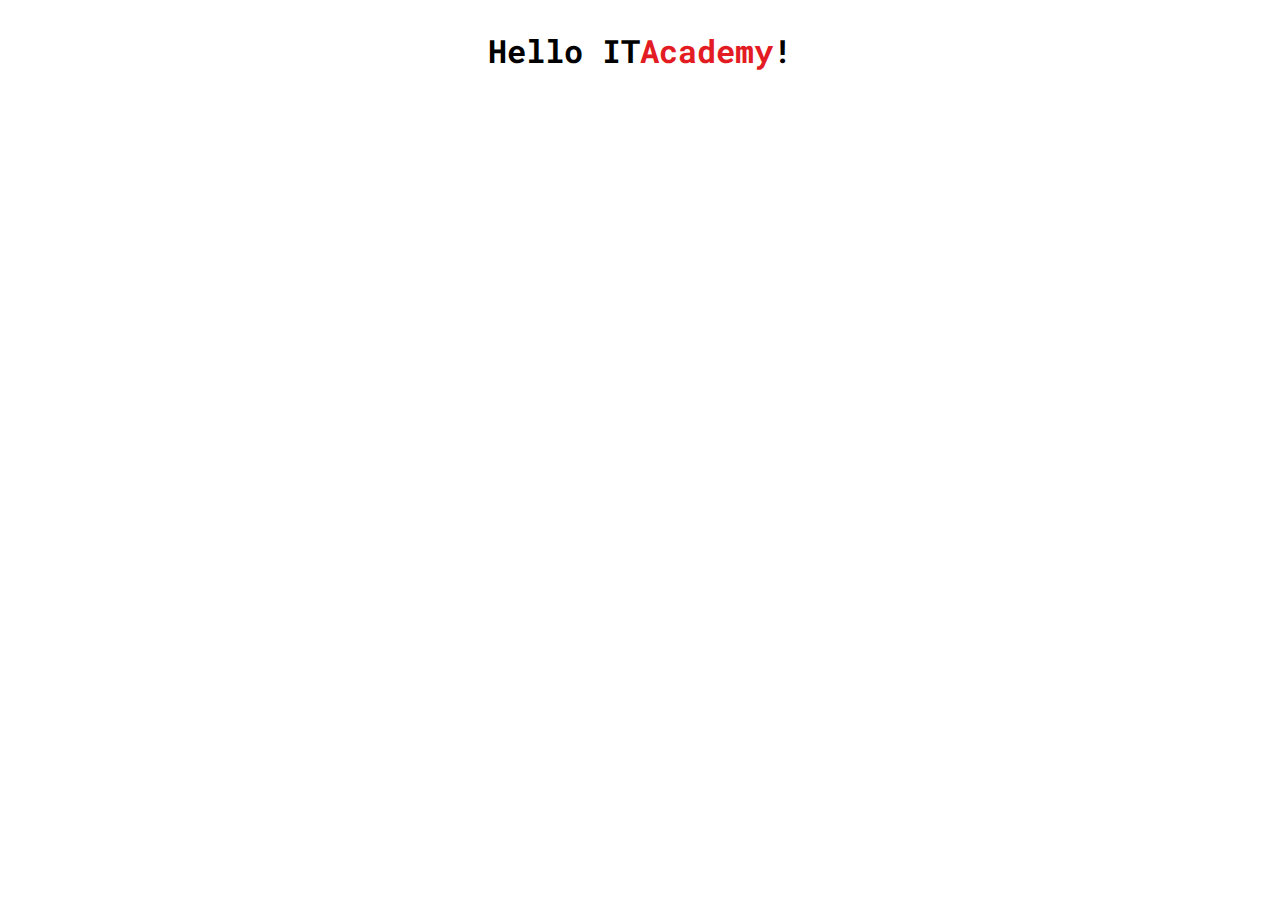
<file: index.html>
<!DOCTYPE html>
<html>
    <head>
        <title>Hello ITAcademy!</title>
        <link href="https://fonts.googleapis.com/css?family=Roboto+Mono&display=swap" rel="stylesheet">
    </head>
    <style> 
    h1 {
        font-family: 'Roboto Mono', monospace;
        position: relative;
    }
    span {
        color: #e31b23
    }
    div {
        display: flex;
        justify-content: center;
        align-items: center;
        width: 100%;
    }
    h1:hover::after{
        content: 'How are you?';
        position: absolute;
        top:100%;
        left:0;
    }
    </style>
    <body>
        <div>
            <h1>Hello IT<span>Academy</span>!</h1>
        </div>
    </body>
</html>
</file>
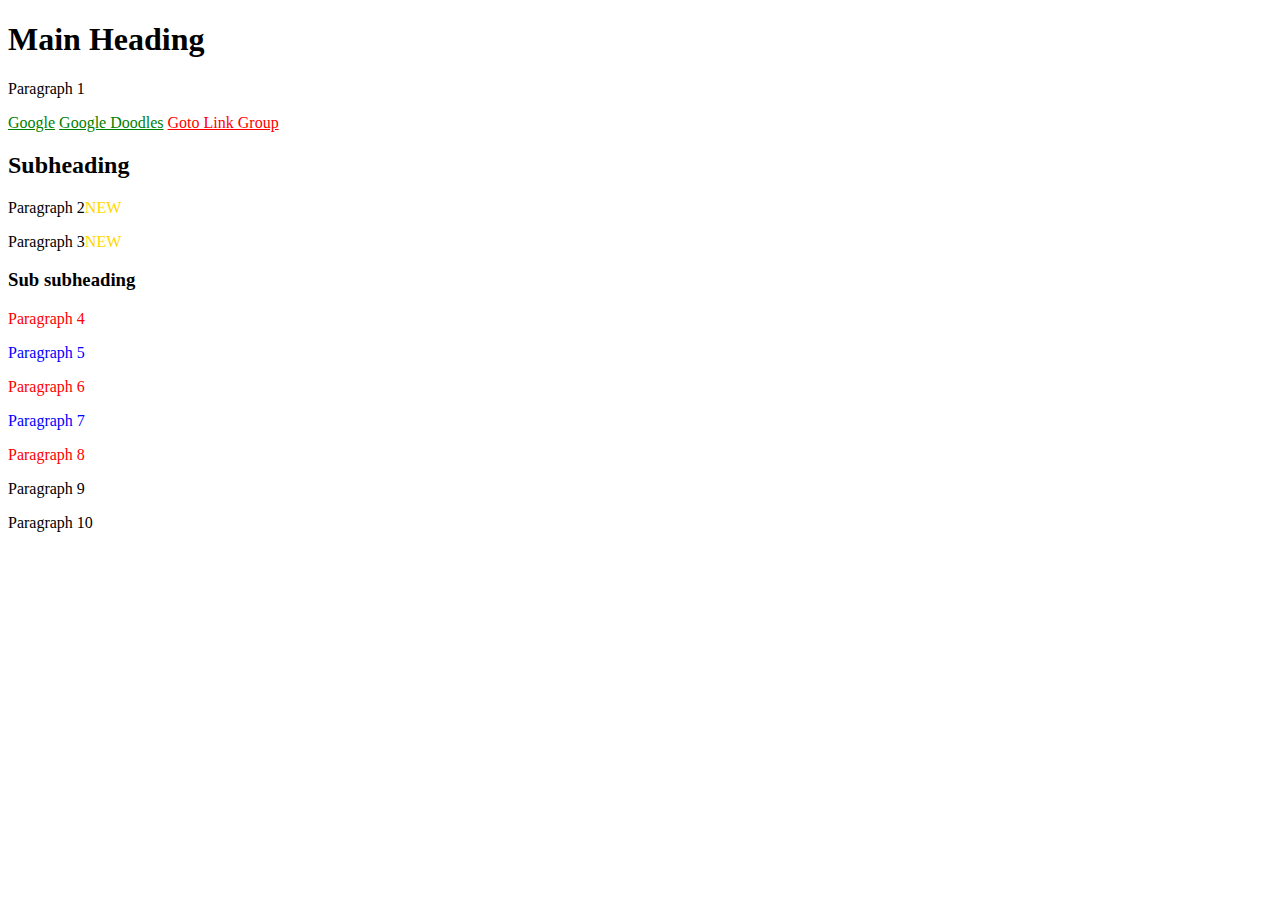
<file: Adv CSS/index.html>
<!DOCTYPE html>
<html lang="en">

<head>
    <meta charset="UTF-8">
    <title>Advanced CSS - Assignment 1</title>
    <style>
        a[href*="google"] {
            color: green
        }
        a[href*="link"] {
            color: red
        }

        #second-div p:nth-child(odd) {
            color: blue
        }
        #second-div p:nth-child(even) {
            color: red
        }

        #first-div > p::after {
            content: "NEW";
            color: gold
        }

        body > p:last-child:hover {
            font-style: italic;
        }


    </style>
</head>

<body>
    <h1>Main Heading</h1>
    <p>Paragraph 1</p>
    <a href="https://www.google.com/">Google</a>
    <a href="https://www.google.com/doodles">Google Doodles</a>
    <a href="https://www.link-group.eu/" target="_blank">Goto Link Group</a>
    <div id="first-div">
        <h2>Subheading</h2>
        <p>Paragraph 2</p>
        <p>Paragraph 3</p>
        <div id="second-div">
            <h3>Sub subheading</h3>
            <p>Paragraph 4</p>
            <p>Paragraph 5</p>
            <p>Paragraph 6</p>
            <p>Paragraph 7</p>
            <p>Paragraph 8</p>
        </div>
    </div>
    <p>Paragraph 9</p>
    <p>Paragraph 10</p>
</body>

</html>
</file>
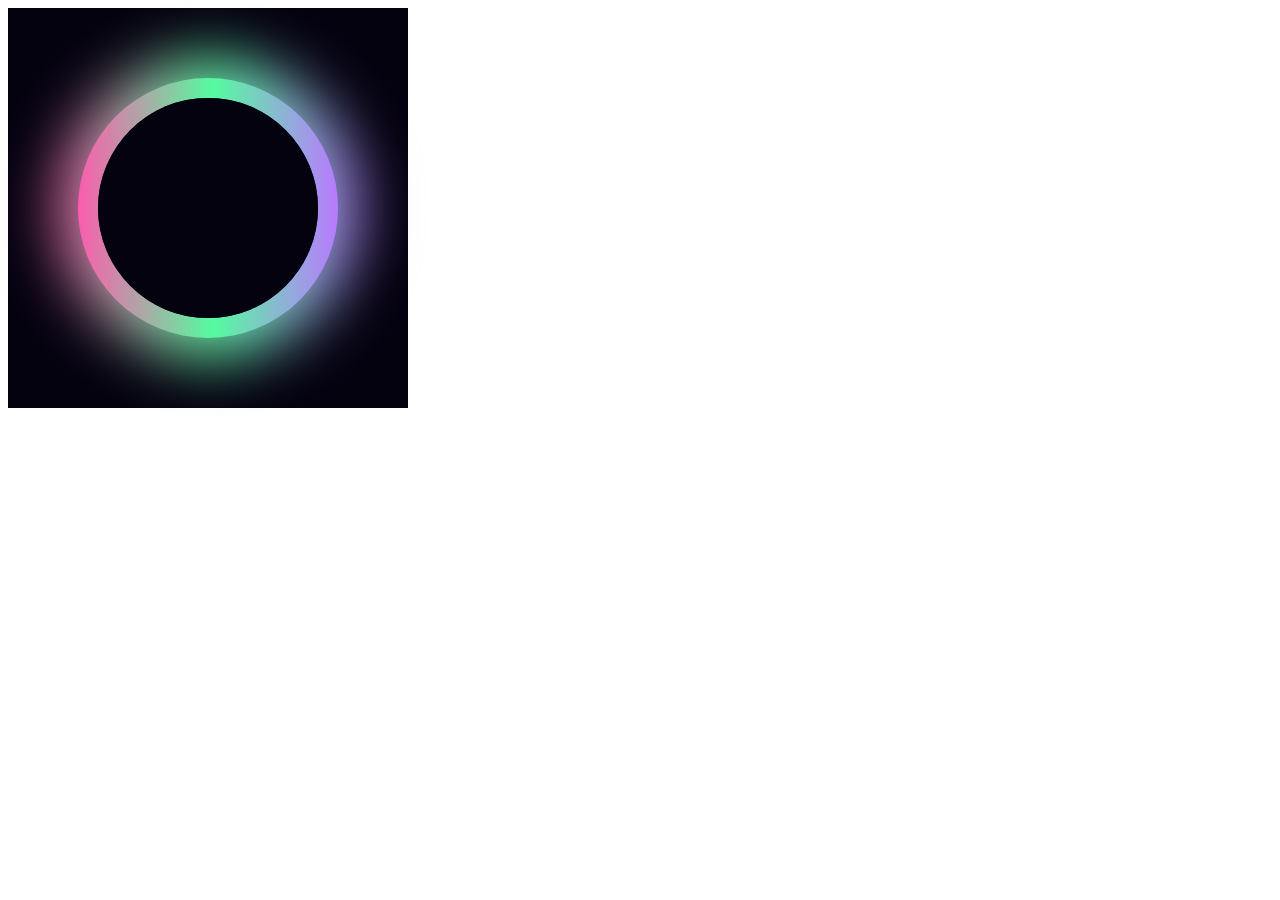
<file: CSS Glow/index.html>
<!DOCTYPE html>
<html lang="en">

<head>
    <meta charset="UTF-8">
    <title>Glow</title>
    <style>
        .background {
            position: relative;
            background: #050210;
            width: 400px;
            height: 400px;

        }

        .container {
            display: flex;
            position: relative;
            justify-content: center;
            align-items: center;
            width: 400px;
            height: 400px;
        }

        .outer-circle,
        .middle-circle,
        .inner-circle,
        .inner-circle::after {
            border-radius: 100%;
            
        }

        .middle-circle,
        .outer-circle {
            background: rgb(251, 93, 173);
            background: linear-gradient(90deg, rgba(251, 93, 173, 1) 0%, rgba(85, 251, 159, 1) 52%, rgba(185, 122, 255, 1) 100%);
            animation: rotation 2s linear infinite;
        }

        .outer-circle {
            position: absolute;
            width: 300px;
            height: 300px;
            filter: blur(30px);
        }

        .middle-circle {
            position: absolute;
            width: 260px;
            height: 260px;
            margin: 20px;
        }

        .inner-circle {
            position: absolute;
            width: 220px;
            height: 220px;
            background: #050210;
            margin: 20px;
        }
        .inner-circle::after {
            content: '';
            position: absolute;
            width: 220px;
            height: 220px;
            background: #050210;
            animation: pulse 1s ease-out infinite;
        }

        @keyframes rotation {
            from {
                transform: rotate(0deg)
            }

            to {
                transform: rotate(360deg)
            }
        }

        @keyframes pulse {
            from {
                transform: scale(0);
                background: #1a0b50;
            }

            to {
                transform: scale(220px);
                background: #050210;
            }
        }
    </style>
</head>

<body>
    <div class="background">
        <div class="container">
            <div class="outer-circle"></div>
            <div class="middle-circle"></div>
            <div class="inner-circle"></div>
        </div>
    </div>
</body>

</html>
</file>
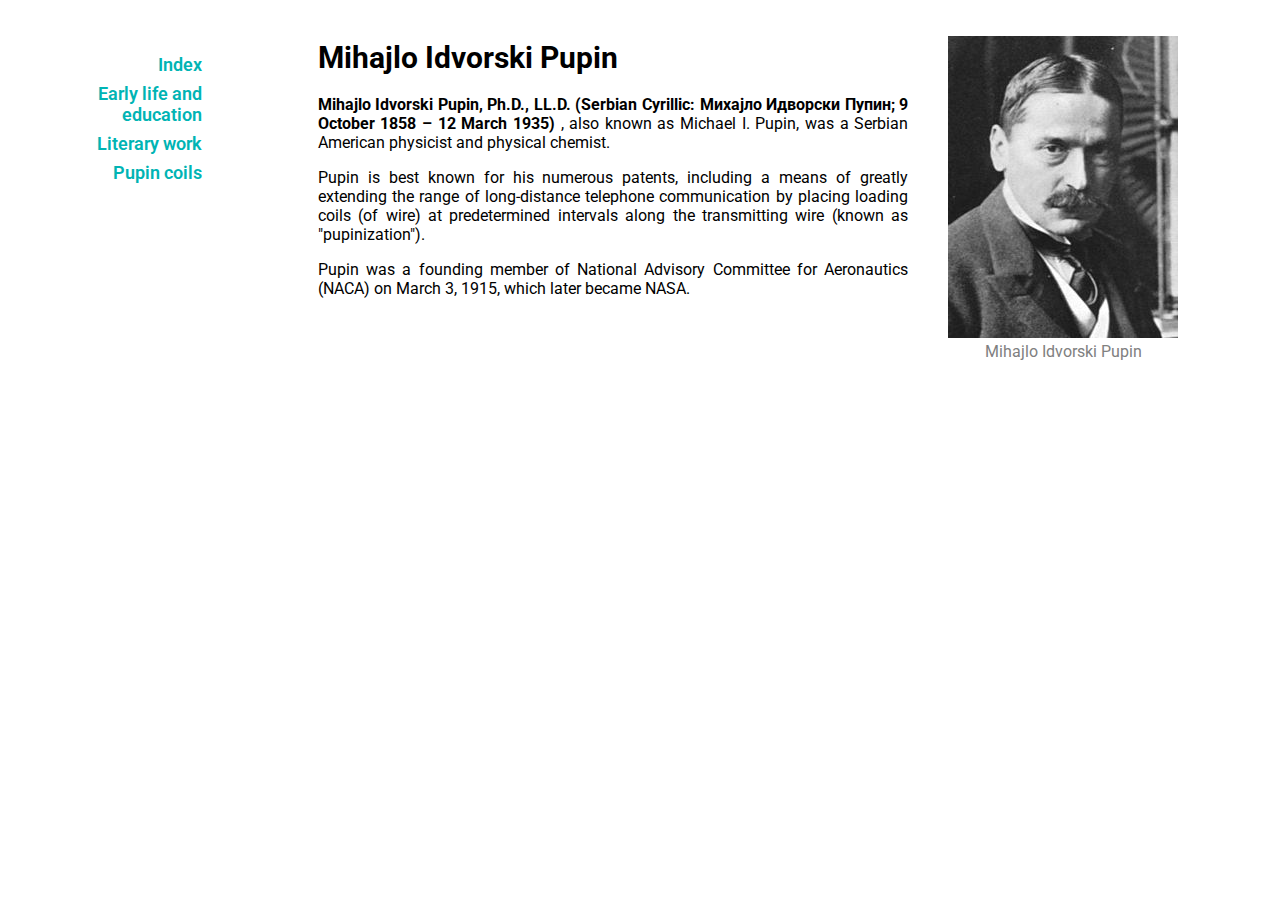
<file: PupinMiniSajt/index.html>
<!DOCTYPE html>
<html>

<head>
    <title>Pupin</title>
    <link href="https://fonts.googleapis.com/css?family=Roboto&display=swap" rel="stylesheet">
    <link href="css/style.css" rel="stylesheet" type="text/css">
</head>

<body>
    <nav>
        <ul>
            <li><a href="index.html">Index</a></li>
            <li><a href="education.html">Early life and education</a></li>
            <li><a href="literaryWork.html">Literary work</a></li>
            <li><a href="pupin.html">Pupin coils</a></li>
        </ul>
    </nav><article>
        <section class="coils">
            <h1>Mihajlo Idvorski Pupin</h1>
            <p>
                <strong>
                    Mihajlo Idvorski Pupin, Ph.D., LL.D. (Serbian Cyrillic: Михајло Идворски Пупин; 9 October 1858 – 12
                    March 1935)
                </strong>,
                also known as Michael I. Pupin, was a Serbian American physicist and physical chemist.
            </p>
            <p>
                Pupin is best known for his numerous patents, including a means of greatly extending the range of
                long-distance
                telephone communication by placing loading coils (of wire) at predetermined intervals along the
                transmitting
                wire (known
                as "pupinization").
            </p>
            <p>
                Pupin was a founding member of National Advisory Committee for Aeronautics (NACA) on March 3, 1915,
                which later
                became NASA.
            </p>
        </section><figure>
            <img src="imgs/pupin.jpg" alt="Pupin">
            <figcaption>Mihajlo Idvorski Pupin</figcaption>
        </figure>
    </article>
</body>

</html>
</file>
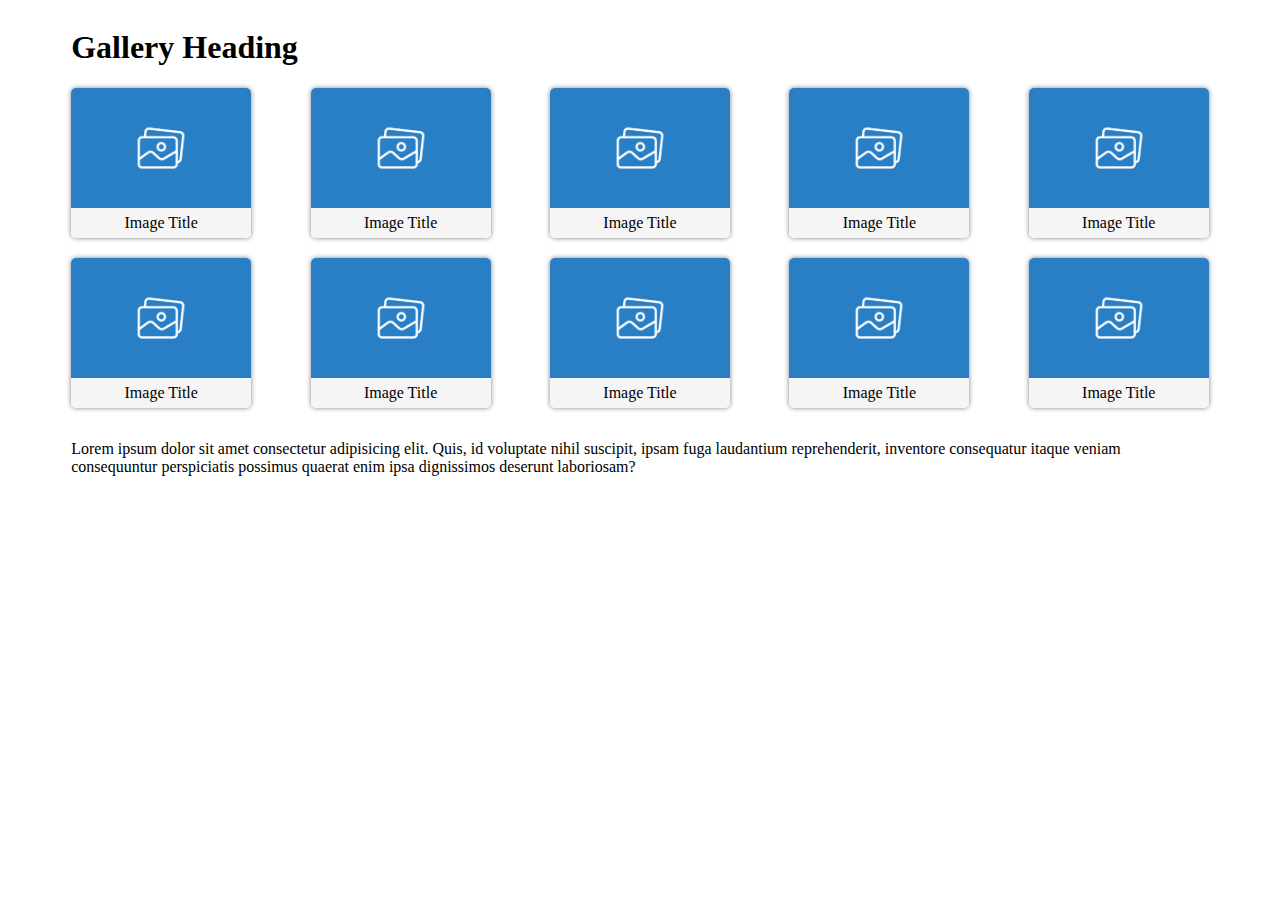
<file: Responsive gallery/index.html>
<!DOCTYPE html>
<html lang="en">

<head>
    <meta charset="UTF-8">
    <meta name="viewport" content="width=device-width, initial-scale=1.0">
    <title>Responsive gallery </title>
    <style>
        .content {
            display: flex;
            flex-direction: column;
            margin: auto;
            width: 90%;
        }
        .gallery {
            display: grid;
            grid-template-columns: repeat(5, 180px);
            row-gap: 20px;
            width: 100%;
            margin: auto;
            justify-content: space-between;
            margin-bottom: 2em;
        }

        img {
            width: 180px;
        }

        .image {
            background-color: rgb(41, 127, 197);
            display: flex;
            justify-items: center;
        }

        .image-container {
            width: 180px;
            overflow: hidden;
            border-radius: 5px;
            box-shadow: 0 0 5px gray;
        }

        .image-title {
            width: 100%;
            text-align: center;
            line-height: 30px;
            background-color: rgb(245, 245, 245);
        }

        @media only screen and (max-width: 1024px){
            .gallery {
                grid-template-columns: repeat(4, auto);
            }
        }

        @media only screen and (max-width: 768px){
            .gallery {
                grid-template-columns: repeat(3, auto);
            }
        }

        @media only screen and (max-width: 600px){
            .gallery {
                grid-template-columns: repeat(2, auto);
            }
        }
        @media only screen and (max-width: 415px){
            .gallery {
                grid-template-columns: repeat(1, auto);
                justify-content: center;
            }
        }
    </style>
</head>

<body>
    <div class="content">
        <div>
            <h1>Gallery Heading</h1>
        </div>
        <div class="gallery">
            <div class="image-container">
                <div class="image">
                    <img src="./placeholder-image.png" />
                </div>
                <div class="image-title">
                    Image Title
                </div>
            </div>
            <div class="image-container">
                <div class="image">
                    <img src="./placeholder-image.png" />
                </div>
                <div class="image-title">
                    Image Title
                </div>
            </div>
            <div class="image-container">
                <div class="image">
                    <img src="./placeholder-image.png" />
                </div>
                <div class="image-title">
                    Image Title
                </div>
            </div>
            <div class="image-container">
                <div class="image">
                    <img src="./placeholder-image.png" />
                </div>
                <div class="image-title">
                    Image Title
                </div>
            </div>
            <div class="image-container">
                <div class="image">
                    <img src="./placeholder-image.png" />
                </div>
                <div class="image-title">
                    Image Title
                </div>
            </div>
            <div class="image-container">
                <div class="image">
                    <img src="./placeholder-image.png" />
                </div>
                <div class="image-title">
                    Image Title
                </div>
            </div>
            <div class="image-container">
                <div class="image">
                    <img src="./placeholder-image.png" />
                </div>
                <div class="image-title">
                    Image Title
                </div>
            </div>
            <div class="image-container">
                <div class="image">
                    <img src="./placeholder-image.png" />
                </div>
                <div class="image-title">
                    Image Title
                </div>
            </div>
            <div class="image-container">
                <div class="image">
                    <img src="./placeholder-image.png" />
                </div>
                <div class="image-title">
                    Image Title
                </div>
            </div>
            <div class="image-container">
                <div class="image">
                    <img src="./placeholder-image.png" />
                </div>
                <div class="image-title">
                    Image Title
                </div>
            </div>
        </div>
        <div class="text">
            Lorem ipsum dolor sit amet consectetur adipisicing elit. Quis, id voluptate nihil suscipit, ipsam fuga laudantium reprehenderit, inventore consequatur itaque veniam consequuntur perspiciatis possimus quaerat enim ipsa dignissimos deserunt laboriosam?
        </div>
    </div>
</body>

</html>
</file>
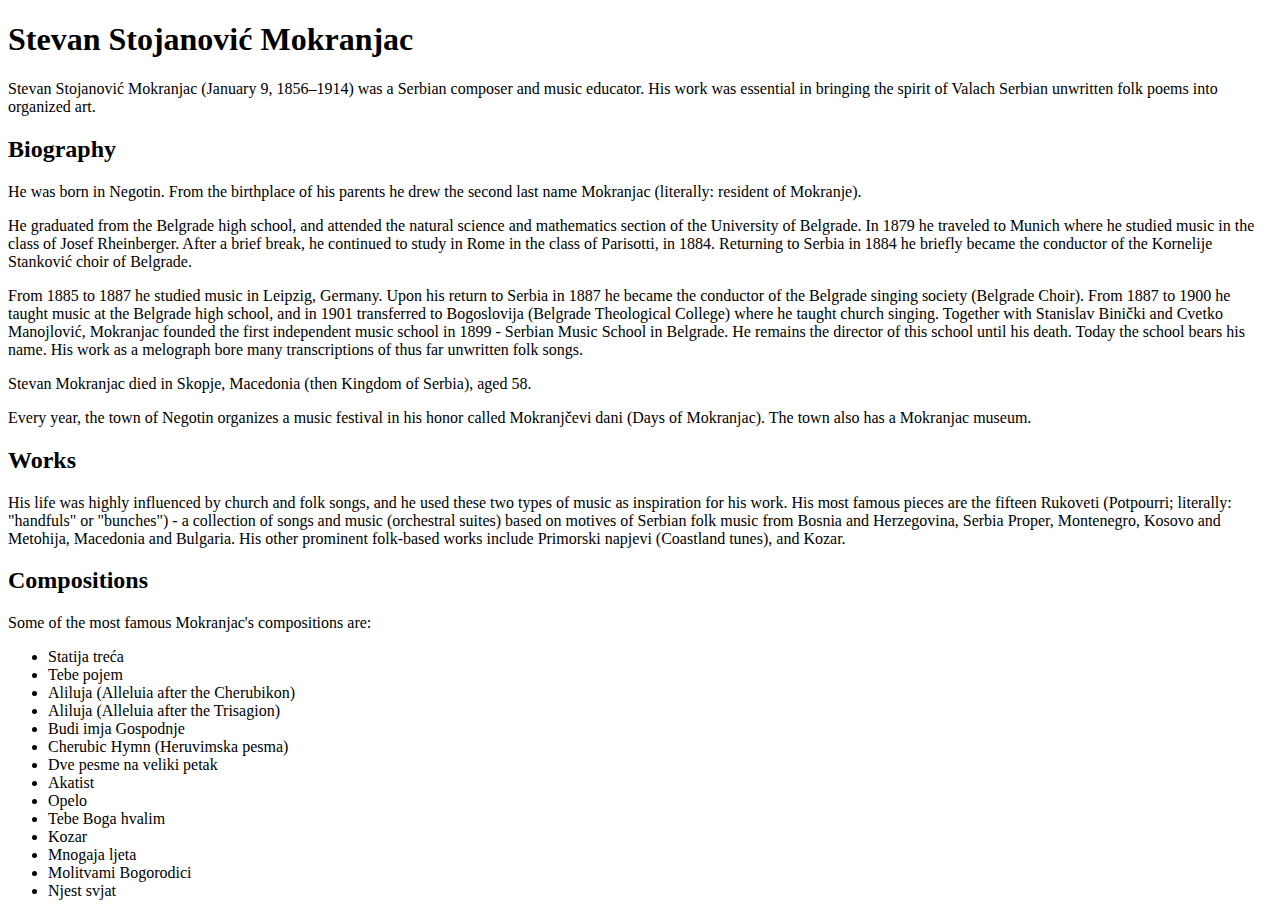
<file: htmlZaDatiTekstMokranjac.html>
<!DOCTYPE html>
<html>
<head>
    <title>Mokranjac</title>
</head>
<body>
    <h1>Stevan Stojanović Mokranjac</h1>
    <p>
        Stevan Stojanović Mokranjac (January 9, 1856–1914) was a Serbian composer and music educator. 
        His work was essential in bringing the spirit of Valach Serbian unwritten folk poems into organized art. 
    </p>
    <h2>Biography</h2>
    <p>
        He was born in Negotin. From the birthplace of his parents he drew the second last name Mokranjac (literally: resident of Mokranje).</p>
    <p>
        He graduated from the Belgrade high school, and attended the natural science and mathematics section of the University of Belgrade. 
        In 1879 he traveled to Munich where he studied music in the class of Josef Rheinberger. 
        After a brief break, he continued to study in Rome in the class of Parisotti, in 1884. 
        Returning to Serbia in 1884 he briefly became the conductor of the Kornelije Stanković choir of Belgrade.
    </p>
    <p>
        From 1885 to 1887 he studied music in Leipzig, Germany. 
        Upon his return to Serbia in 1887 he became the conductor of the Belgrade singing society (Belgrade Choir). 
        From 1887 to 1900 he taught music at the Belgrade high school, and in 1901 transferred to Bogoslovija (Belgrade Theological College) where he taught church singing. 
        Together with Stanislav Binički and Cvetko Manojlović, Mokranjac founded the first independent music school in 1899 - Serbian Music School in Belgrade. 
        He remains the director of this school until his death. Today the school bears his name. 
        His work as a melograph bore many transcriptions of thus far unwritten folk songs.
    </p>
    <p>
        Stevan Mokranjac died in Skopje, Macedonia (then Kingdom of Serbia), aged 58.
    </p>
    <p>
        Every year, the town of Negotin organizes a music festival in his honor called Mokranjčevi dani (Days of Mokranjac). The town also has a Mokranjac museum.
    </p>
    <h2>Works</h2>
    <p>
            His life was highly influenced by church and folk songs, and he used these two types of music as inspiration for his work. 
            His most famous pieces are the fifteen Rukoveti (Potpourri; literally: "handfuls" or "bunches") - 
            a collection of songs and music (orchestral suites) based on motives of Serbian folk music from Bosnia and Herzegovina, Serbia Proper, Montenegro, Kosovo and Metohija, Macedonia and Bulgaria. 
            His other prominent folk-based works include Primorski napjevi (Coastland tunes), and Kozar. 
    </p>
    <h2>Compositions</h2>
    <p>
        Some of the most famous Mokranjac's compositions are:
    </p>
    <ul>
        <li>Statija treća</li>
        <li>Tebe pojem</li>
        <li>Aliluja (Alleluia after the Cherubikon)</li>
        <li>Aliluja (Alleluia after the Trisagion)</li>
        <li>Budi imja Gospodnje</li>
        <li>Cherubic Hymn (Heruvimska pesma)</li>
        <li>Dve pesme na veliki petak</li>
        <li>Akatist</li>
        <li>Opelo</li>
        <li>Tebe Boga hvalim</li>
        <li>Kozar</li>
        <li>Mnogaja ljeta</li>
        <li>Molitvami Bogorodici</li>
        <li>Njest svjat</li>
    </ul>
</body>
</html>
</file>
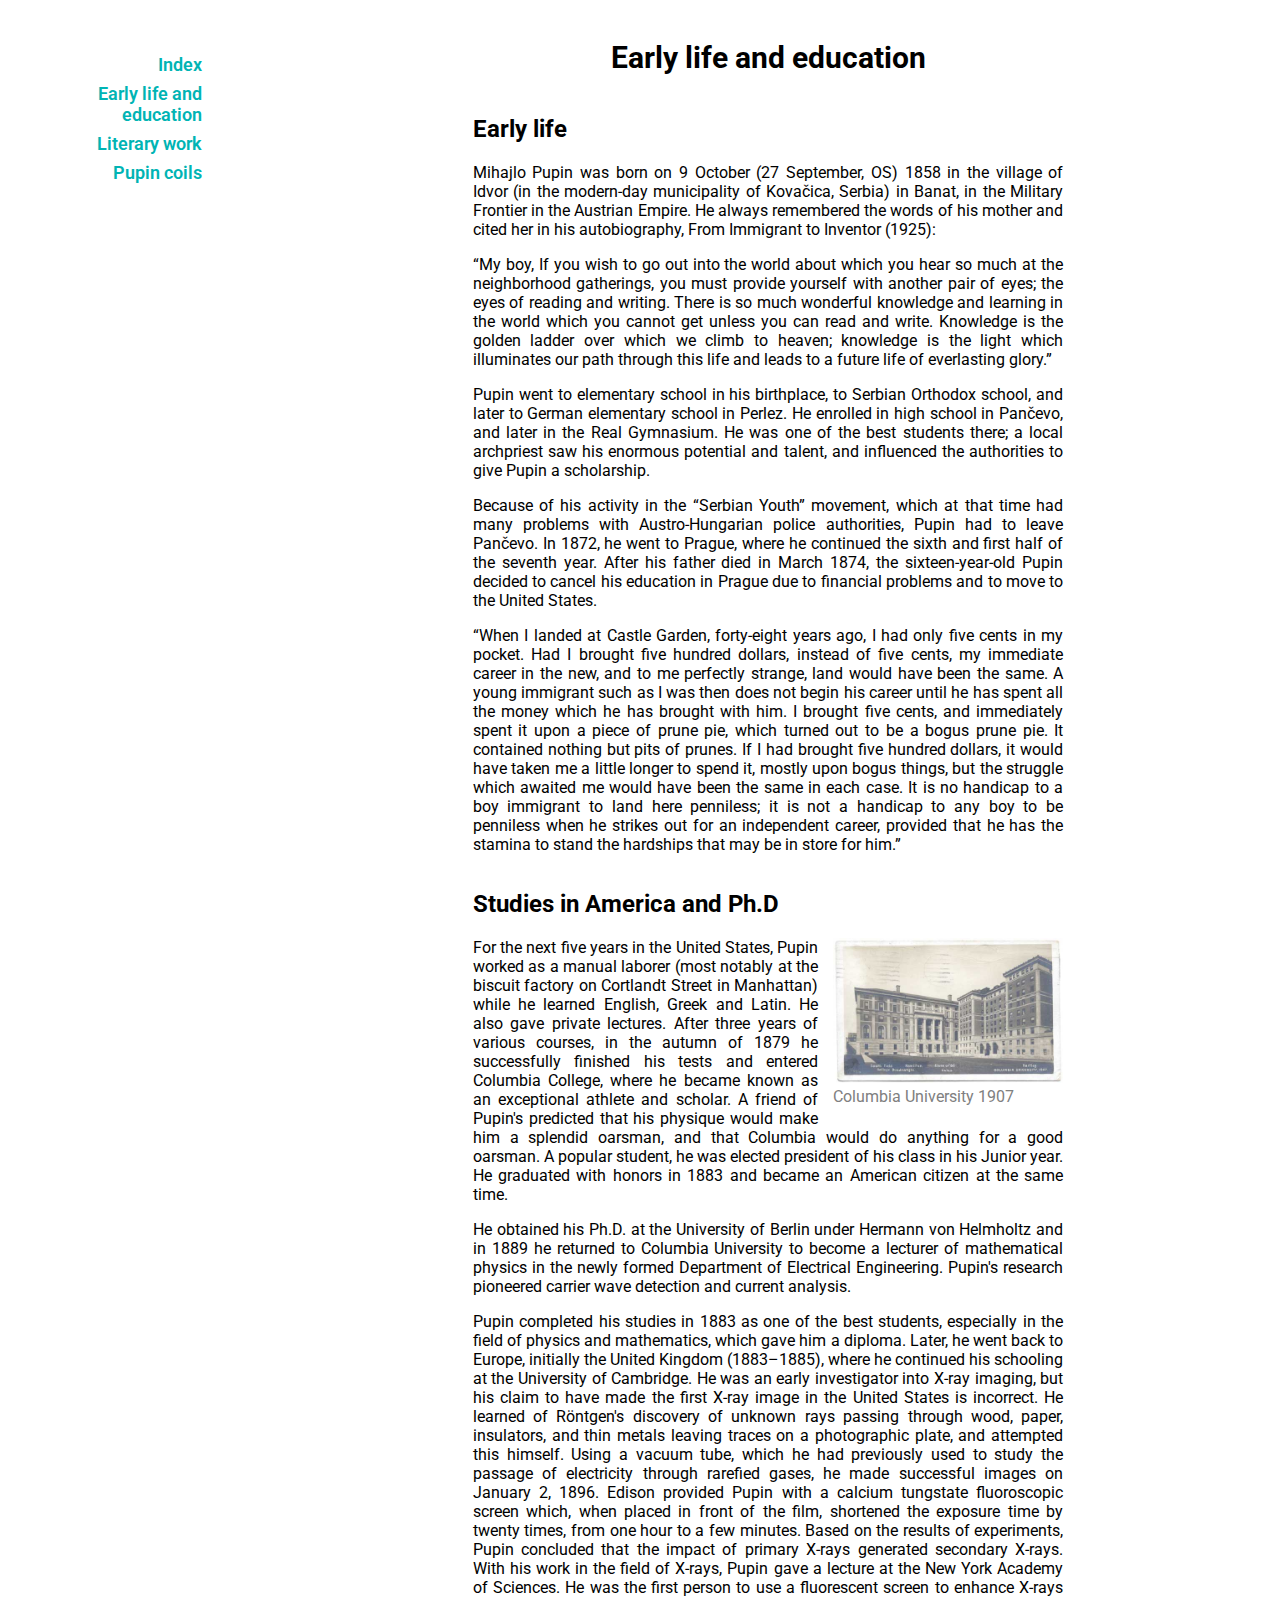
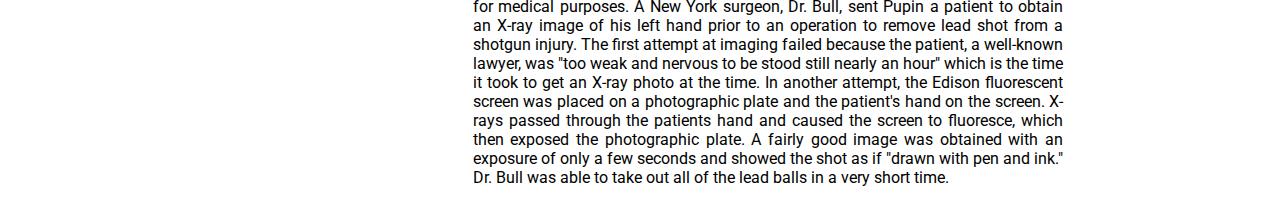
<file: PupinMiniSajt/education.html>
<!DOCTYPE html>
<html>

<head>
    <title>Education</title>
    <link href="https://fonts.googleapis.com/css?family=Roboto&display=swap" rel="stylesheet">
    <link href="css/style.css" rel="stylesheet" type="text/css">
</head>

<body>
    <nav>
        <ul>
            <li><a href="index.html">Index</a></li>
            <li><a href="education.html">Early life and education</a></li>
            <li><a href="literaryWork.html">Literary work</a></li>
            <li><a href="pupin.html">Pupin coils</a></li>
        </ul>
    </nav><article>
    <h1>Early life and education</h1>
    <section>
    <h2>Early life</h2>
    <p>
        Mihajlo Pupin was born on 9 October (27 September, OS) 1858 in the village of Idvor (in the modern-day
        municipality of Kovačica, Serbia) in Banat, in the Military Frontier in the Austrian Empire. He always
        remembered the words of his mother and cited her in his autobiography, From Immigrant to Inventor (1925):
    </p>
    <p>
        “My boy, If you wish to go out into the world about which you hear so much at the neighborhood gatherings, you
        must provide yourself with another pair of eyes; the eyes of reading and writing. There is so much wonderful
        knowledge and learning in the world which you cannot get unless you can read and write. Knowledge is the golden
        ladder over which we climb to heaven; knowledge is the light which illuminates our path through this life and
        leads to a future life of everlasting glory.”
    </p>
    <p>
        Pupin went to elementary school in his birthplace, to Serbian Orthodox school, and later to German elementary
        school in Perlez. He enrolled in high school in Pančevo, and later in the Real Gymnasium. He was one of the best
        students there; a local archpriest saw his enormous potential and talent, and influenced the authorities to give
        Pupin a scholarship.
    </p>
    <p>
        Because of his activity in the “Serbian Youth” movement, which at that time had many problems with
        Austro-Hungarian police authorities, Pupin had to leave Pančevo. In 1872, he went to Prague, where he continued
        the sixth and first half of the seventh year. After his father died in March 1874, the sixteen-year-old Pupin
        decided to cancel his education in Prague due to financial problems and to move to the United States.
    </p>
    <p>
        “When I landed at Castle Garden, forty-eight years ago, I had only five cents in my pocket. Had I brought five
        hundred dollars, instead of five cents, my immediate career in the new, and to me perfectly strange, land would
        have been the same. A young immigrant such as I was then does not begin his career until he has spent all the
        money which he has brought with him. I brought five cents, and immediately spent it upon a piece of prune pie,
        which turned out to be a bogus prune pie. It contained nothing but pits of prunes. If I had brought five hundred
        dollars, it would have taken me a little longer to spend it, mostly upon bogus things, but the struggle which
        awaited me would have been the same in each case. It is no handicap to a boy immigrant to land here penniless;
        it is not a handicap to any boy to be penniless when he strikes out for an independent career, provided that he
        has the stamina to stand the hardships that may be in store for him.”
    </p>
    </section>
    <section>
    <h2>Studies in America and Ph.D</h2>
    <p>
            <figure class="innerImg">
                    <img src="imgs/university.jpg" alt="University">
                    <figcaption>Columbia University 1907</figcaption>
                </figure>
        For the next five years in the United States, Pupin worked as a manual laborer (most notably at the biscuit
        factory on Cortlandt Street in Manhattan) while he learned English, Greek and Latin. He also gave private
        lectures. After three years of various courses, in the autumn of 1879 he successfully finished his tests and
        entered Columbia College, where he became known as an exceptional athlete and scholar. A friend of Pupin's
        predicted that his physique would make him a splendid oarsman, and that Columbia would do anything for a good
        oarsman. A popular student, he was elected president of his class in his Junior year. He graduated with honors
        in 1883 and became an American citizen at the same time.
        
    </p>
    <p>
        He obtained his Ph.D. at the University of Berlin under Hermann von Helmholtz and in 1889 he returned to
        Columbia University to become a lecturer of mathematical physics in the newly formed Department of Electrical
        Engineering. Pupin's research pioneered carrier wave detection and current analysis.
    </p>
    <p>
        Pupin completed his studies in 1883 as one of the best students, especially in the field of physics and
        mathematics, which gave him a diploma. Later, he went back to Europe, initially the United Kingdom (1883–1885),
        where he continued his schooling at the University of Cambridge. He was an early investigator into X-ray
        imaging, but his claim to have made the first X-ray image in the United States is incorrect. He learned of
        Röntgen's discovery of unknown rays passing through wood, paper, insulators, and thin metals leaving traces on a
        photographic plate, and attempted this himself. Using a vacuum tube, which he had previously used to study the
        passage of electricity through rarefied gases, he made successful images on January 2, 1896. Edison provided
        Pupin with a calcium tungstate fluoroscopic screen which, when placed in front of the film, shortened the
        exposure time by twenty times, from one hour to a few minutes. Based on the results of experiments, Pupin
        concluded that the impact of primary X-rays generated secondary X-rays. With his work in the field of X-rays,
        Pupin gave a lecture at the New York Academy of Sciences. He was the first person to use a fluorescent screen to
        enhance X-rays for medical purposes. A New York surgeon, Dr. Bull, sent Pupin a patient to obtain an X-ray image
        of his left hand prior to an operation to remove lead shot from a shotgun injury. The first attempt at imaging
        failed because the patient, a well-known lawyer, was "too weak and nervous to be stood still nearly an hour"
        which is the time it took to get an X-ray photo at the time. In another attempt, the Edison fluorescent screen
        was placed on a photographic plate and the patient's hand on the screen. X-rays passed through the patients hand
        and caused the screen to fluoresce, which then exposed the photographic plate. A fairly good image was obtained
        with an exposure of only a few seconds and showed the shot as if "drawn with pen and ink." Dr. Bull was able to
        take out all of the lead balls in a very short time.
    </p>
    
</section>
    
</article>
</body>

</html>
</file>
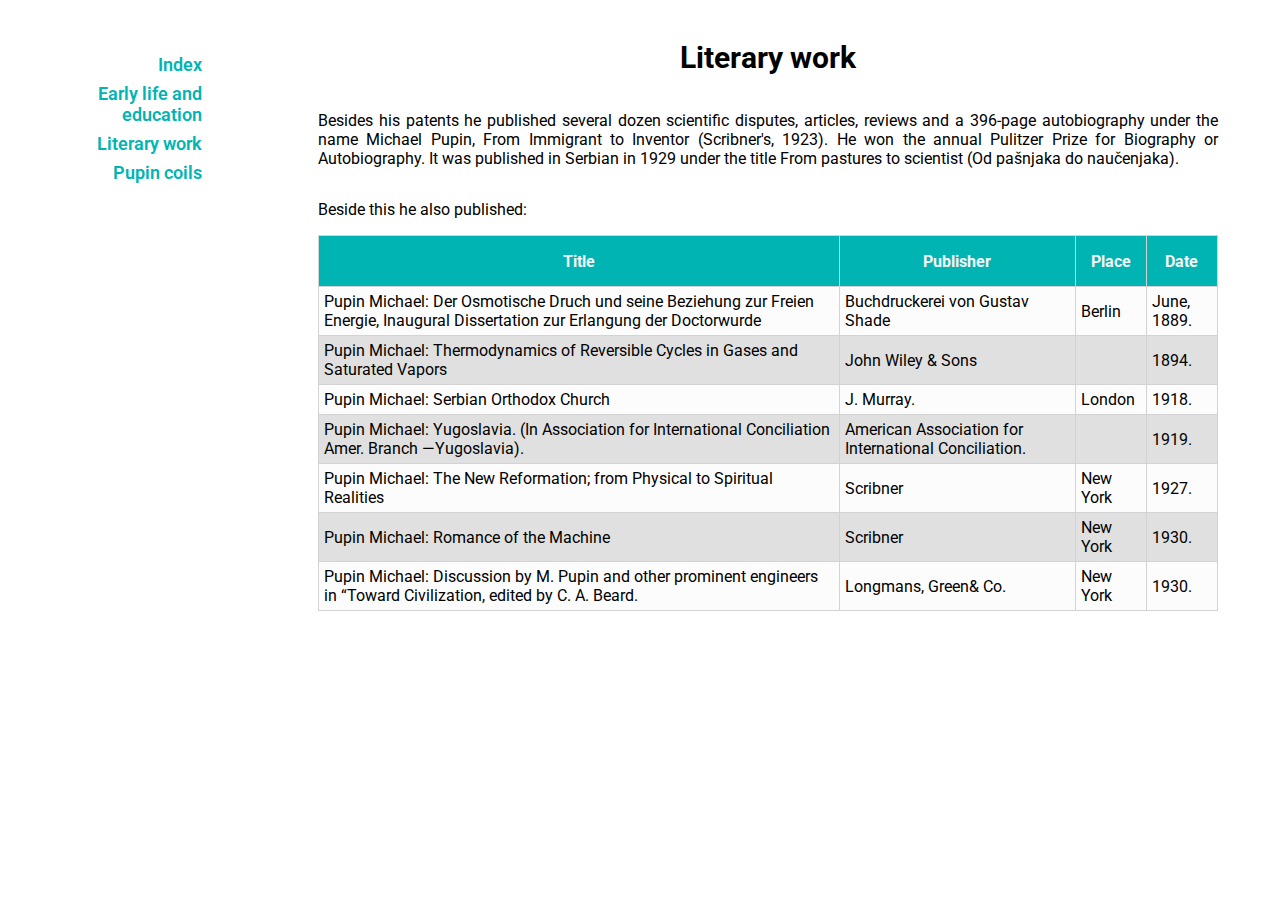
<file: PupinMiniSajt/literaryWork.html>
<!DOCTYPE html>
<html>

<head>
    <title>Literary Work</title>
    <link href="https://fonts.googleapis.com/css?family=Roboto&display=swap" rel="stylesheet">
    <link href="css/style.css" rel="stylesheet" type="text/css">
</head>

<body>
    <nav>
        <ul>
            <li><a href="index.html">Index</a></li>
            <li><a href="education.html">Early life and education</a></li>
            <li><a href="literaryWork.html">Literary work</a></li>
            <li><a href="pupin.html">Pupin coils</a></li>
        </ul>
    </nav><article>
        <h1>Literary work</h1>
        <section class="works">
            <p>
                Besides his patents he published several dozen scientific disputes, articles, reviews and a 396-page
                autobiography under the name Michael Pupin, From Immigrant to Inventor (Scribner's, 1923). He won the
                annual
                Pulitzer Prize for Biography or Autobiography. It was published in Serbian in 1929 under the title From
                pastures
                to scientist (Od pašnjaka do naučenjaka).
            </p>
        </section>
        <section class="works">
            <p>
                Beside this he also published:
            </p>
            <table>
                <thead>
                    <tr>
                        <th>Title</th>
                        <th>Publisher</th>
                        <th>Place</th>
                        <th>Date</th>
                    </tr>
                </thead>
                <tbody>
                    <tr>
                        <td>Pupin Michael: Der Osmotische Druch und seine Beziehung zur Freien Energie, Inaugural
                            Dissertation zur Erlangung der Doctorwurde</td>
                        <td>Buchdruckerei von Gustav Shade</td>
                        <td>Berlin</td>
                        <td>June, 1889.</td>
                    </tr>
                    <tr>
                        <td>Pupin Michael: Thermodynamics of Reversible Cycles in Gases and Saturated Vapors</td>
                        <td>John Wiley & Sons</td>
                        <td></td>
                        <td>1894.</td>
                    </tr>
                    <tr>
                        <td>Pupin Michael: Serbian Orthodox Church</td>
                        <td>J. Murray.</td>
                        <td>London</td>
                        <td>1918.</td>
                    </tr>
                    <tr>
                        <td>Pupin Michael: Yugoslavia. (In Association for International Conciliation Amer. Branch
                            —Yugoslavia).</td>
                        <td>American Association for International Conciliation.</td>
                        <td></td>
                        <td>1919.</td>
                    </tr>
                    <tr>
                        <td>Pupin Michael: The New Reformation; from Physical to Spiritual Realities</td>
                        <td>Scribner</td>
                        <td>New York</td>
                        <td>1927.</td>
                    </tr>
                    <tr>
                        <td>Pupin Michael: Romance of the Machine</td>
                        <td>Scribner</td>
                        <td>New York</td>
                        <td>1930.</td>
                    </tr>
                    <tr>
                        <td>Pupin Michael: Discussion by M. Pupin and other prominent engineers in “Toward Civilization,
                            edited by C. A. Beard.</td>
                        <td>Longmans, Green& Co.
                        </td>
                        <td> New York</td>
                        <td>1930.</td>
                    </tr>
                </tbody>
            </table>
        </section>
    </article>
</body>

</html>
</file>
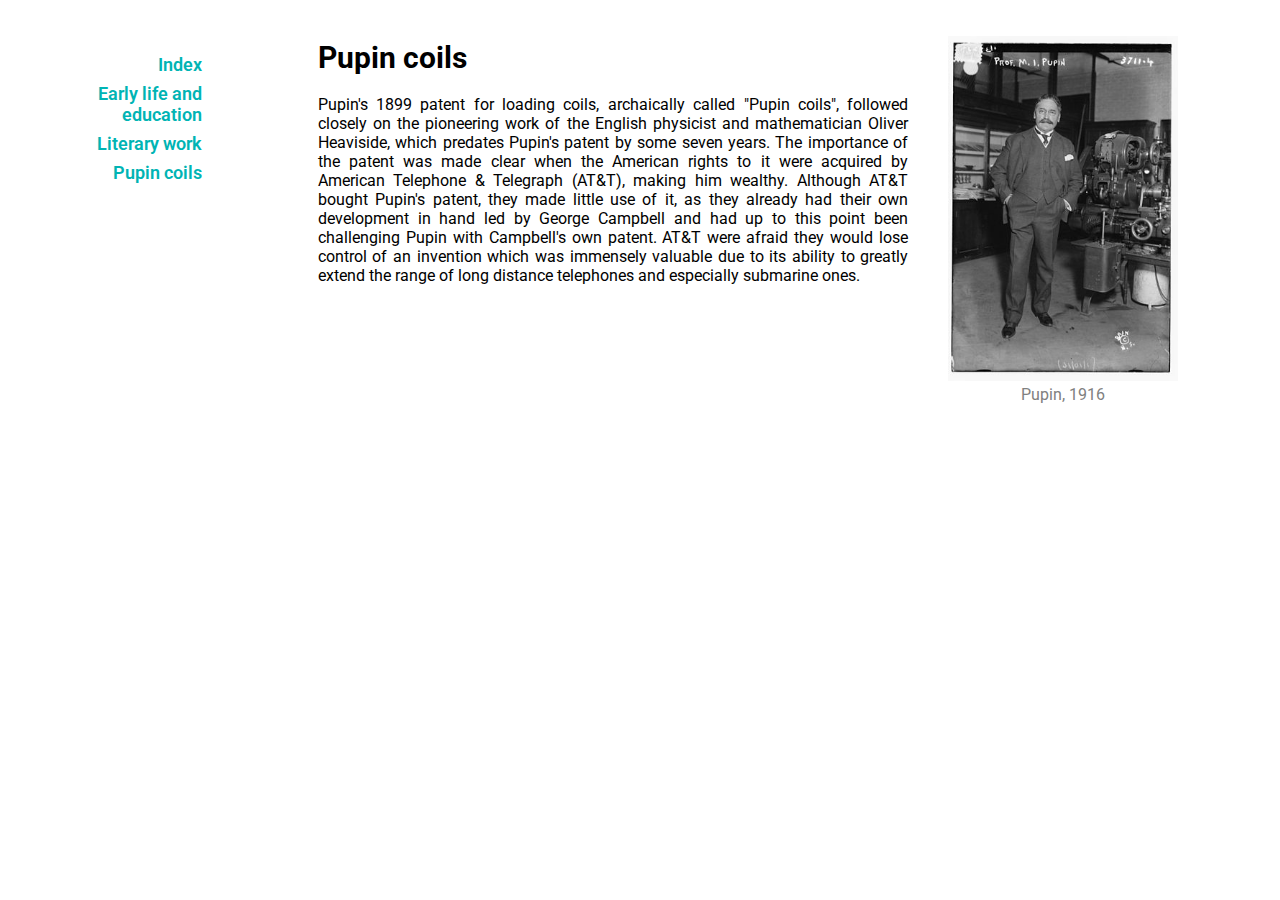
<file: PupinMiniSajt/pupin.html>
<!DOCTYPE html>
<html>

<head>
    <title>Coils</title>
    <link href="https://fonts.googleapis.com/css?family=Roboto&display=swap" rel="stylesheet">
    <link href="css/style.css" rel="stylesheet" type="text/css">
</head>

<body>
    <nav>
        <ul>
            <li><a href="index.html">Index</a></li>
            <li><a href="education.html">Early life and education</a></li>
            <li><a href="literaryWork.html">Literary work</a></li>
            <li><a href="pupin.html">Pupin coils</a></li>
        </ul>
    </nav><article>
        <section class="coils">
            <h1>Pupin coils</h1>

            <p id="sec">
                Pupin's 1899 patent for loading coils, archaically called "Pupin coils", followed closely on the
                pioneering work
                of the English physicist and mathematician Oliver Heaviside, which predates Pupin's patent by some seven
                years.
                The importance of the patent was made clear when the American rights to it were acquired by American
                Telephone &
                Telegraph (AT&T), making him wealthy. Although AT&T bought Pupin's patent, they made little use of it,
                as they
                already had their own development in hand led by George Campbell and had up to this point been
                challenging Pupin
                with Campbell's own patent. AT&T were afraid they would lose control of an invention which was immensely
                valuable due to its ability to greatly extend the range of long distance telephones and especially
                submarine
                ones.
            </p>
        </section><figure>
        <img src="imgs/pupin-1916.jpg" alt="Pupin 1916">
        <figcaption>Pupin, 1916</figcaption>
    </figure>
    </article>
</body>

</html>
</file>
<file: PupinMiniSajt/css/style.css>
body {
    margin: 0;
    padding: 0;
    font-family: 'Roboto', sans-serif;
}
article, nav, section, figure {
    display: inline-block;
}
nav {
    width: calc(20% - 80px);
    vertical-align: top;
    padding: 40px;
}
article {
    width: calc(80% - 40px);
    text-align: center;
    padding: 20px;
    
}

section {
    width: 60%;
    max-width: 900px;
    text-align: justify;
}

h1 {
    font-size: 30px;
}

a {
    text-decoration: none;
    font-size: 18px;
    font-weight: 600;
    color: rgb(0, 180, 180);
}
a:hover {
    color: rgb(0, 122, 122);
}
ul {
    list-style-type: none;
    padding: 0;
    margin: 10px;
}
li {
    padding: 4px;
    text-align: right;
}

figcaption {
    color: gray
}

.coils {
    vertical-align: top;
}
.works {
    width: 1000px;
}

img {
    width: 230px;
}

.innerImg {
    float: right;
    margin: 0 0 15px 15px;
}

table, th, td {
    border: 1px solid lightgray;
    
}
table {
    border-collapse: collapse;
    width: 100%;
}

th {
    height: 3em;
    text-align: center;
    background-color: rgb(0, 180, 180);
    color: whitesmoke;
}
td {
    padding: 5px;
    text-align: left;
}
tr:nth-child(even) {
    background-color: rgb(224, 224, 224);
}

tr:nth-child(odd) {
    background-color: rgb(252, 252, 252);
}
</file>
